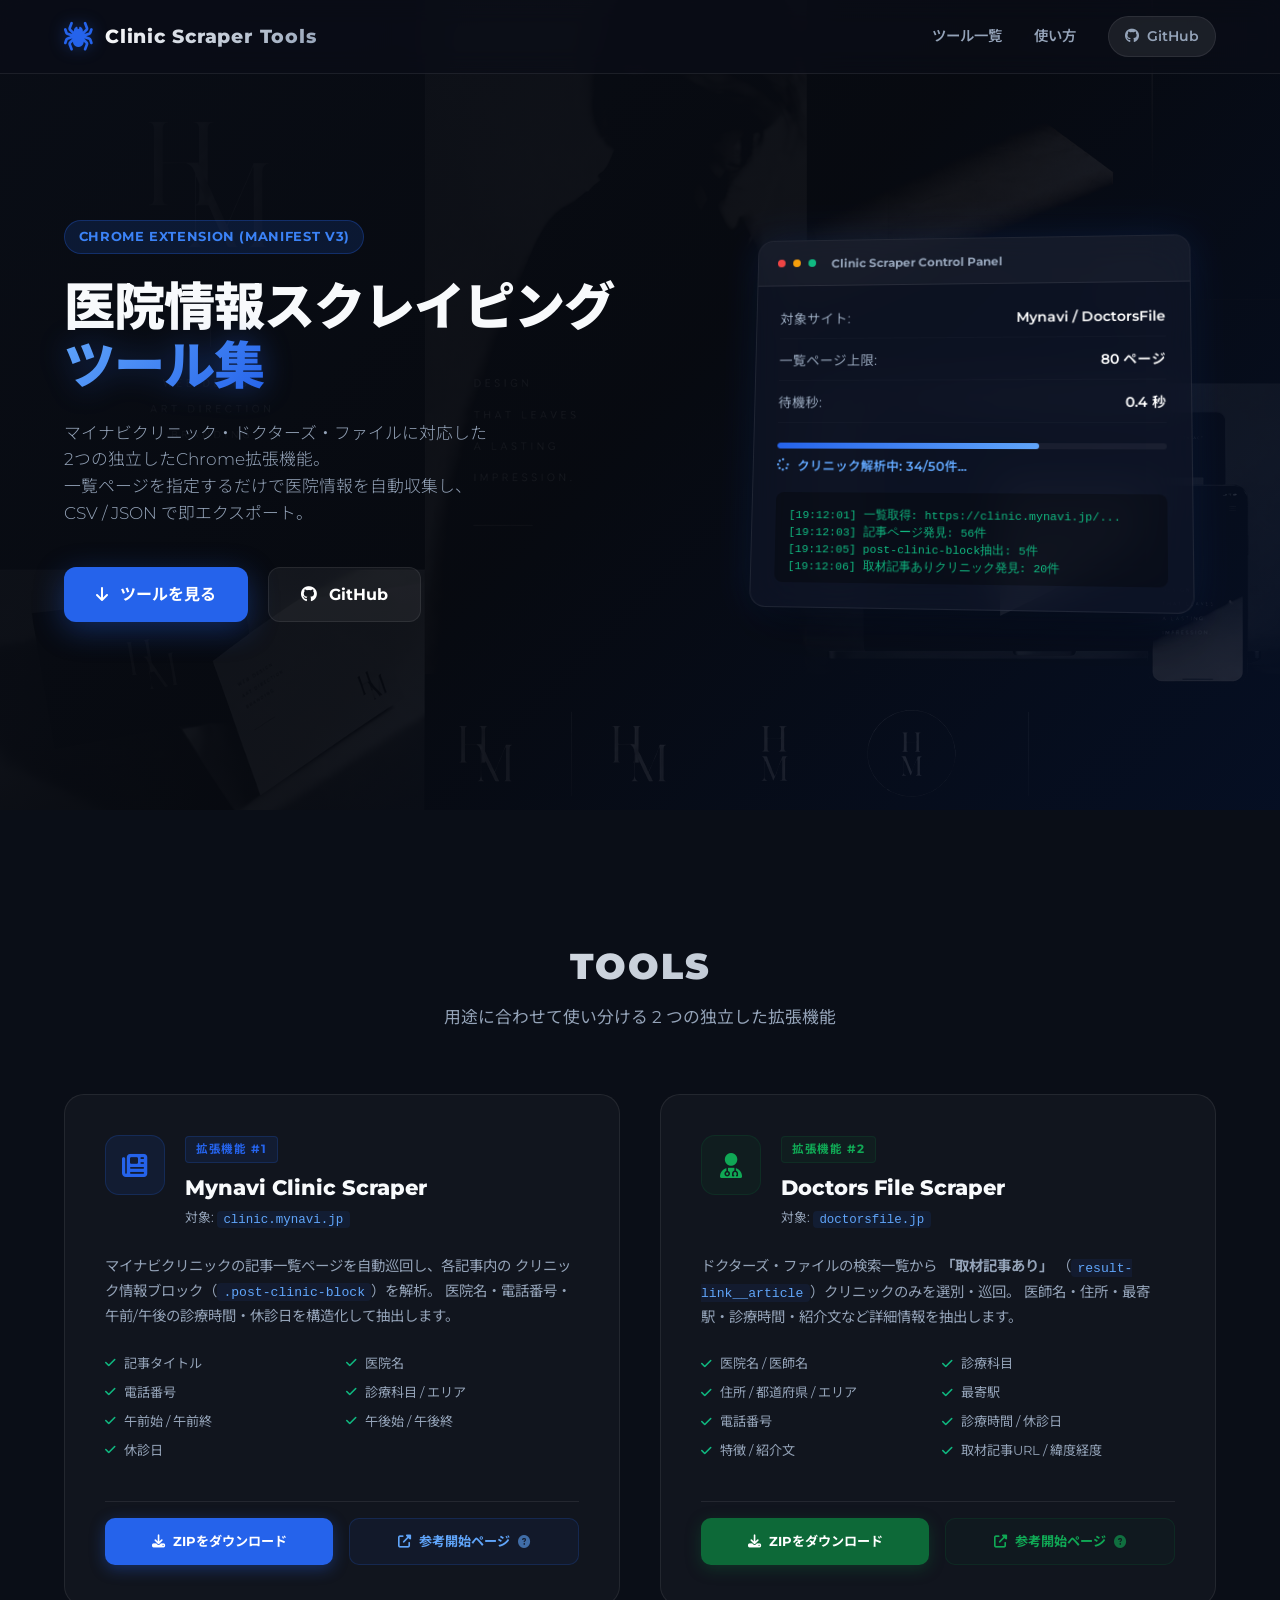
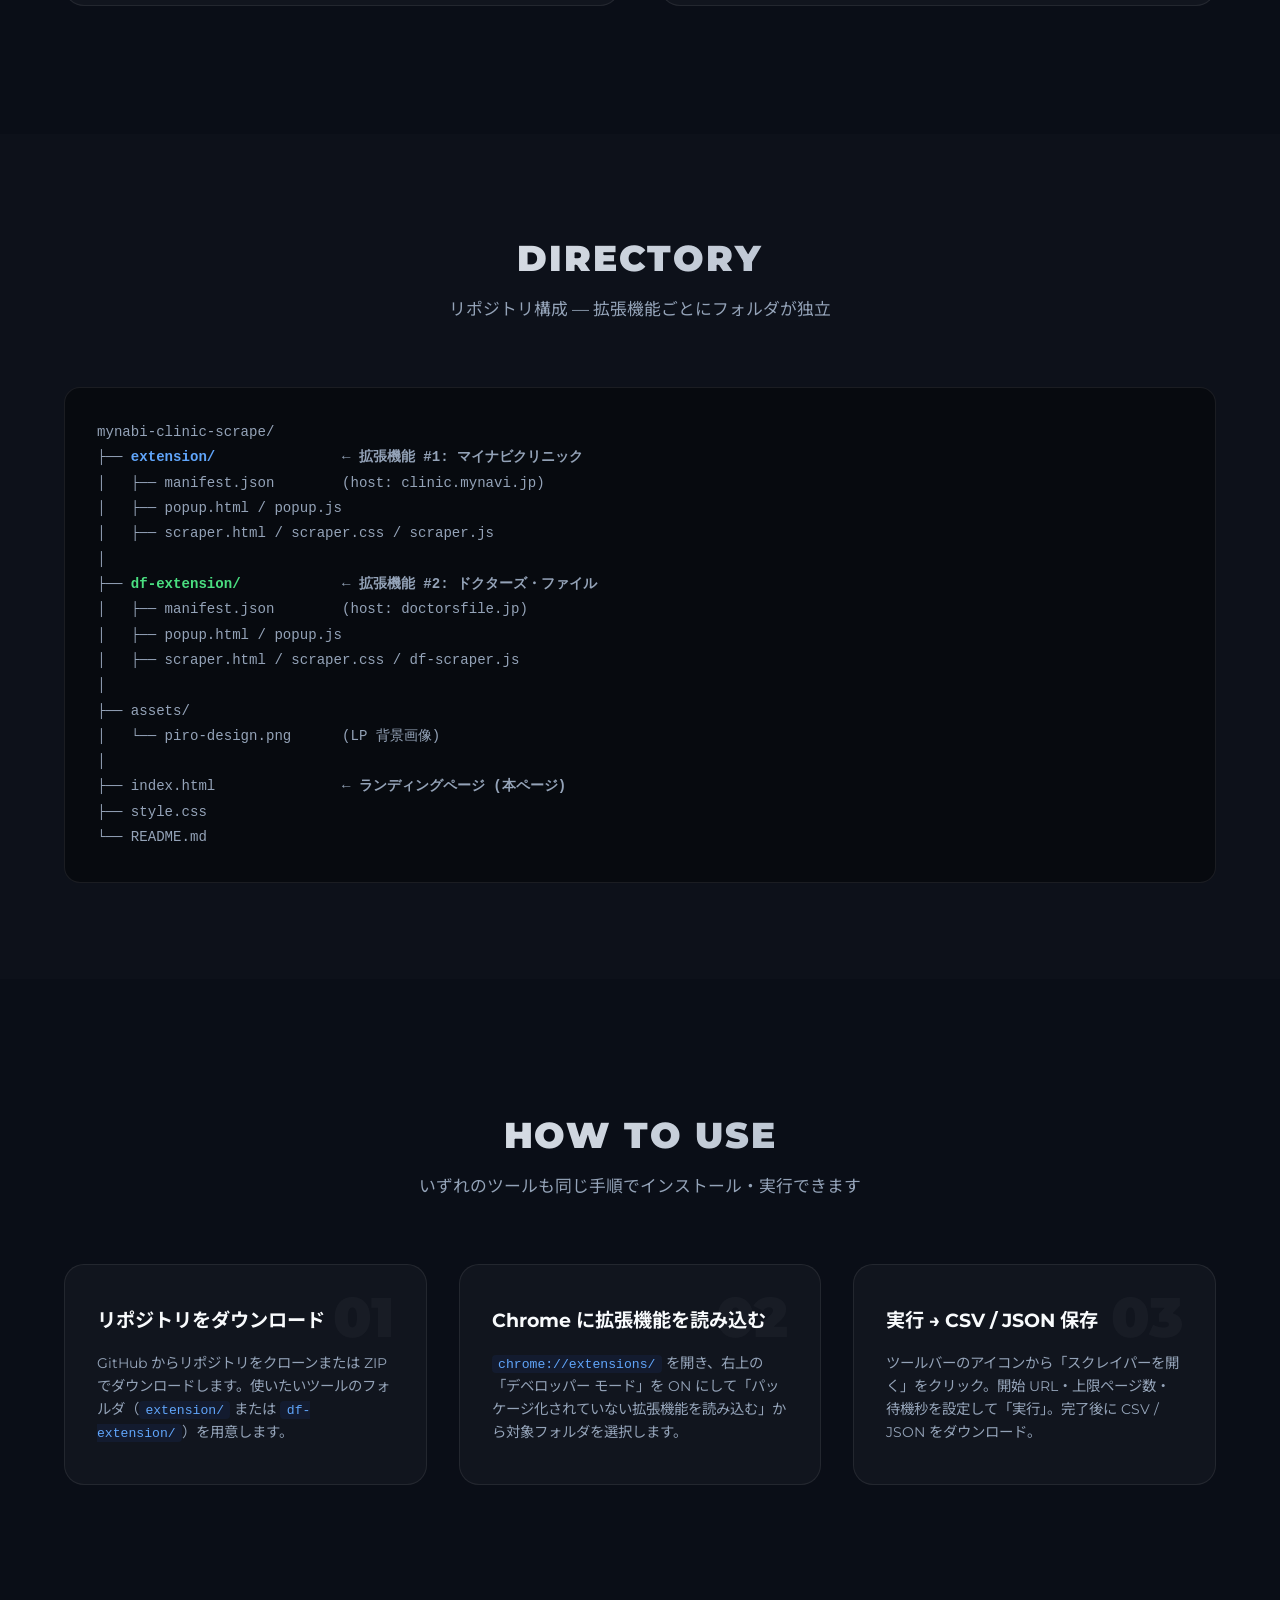
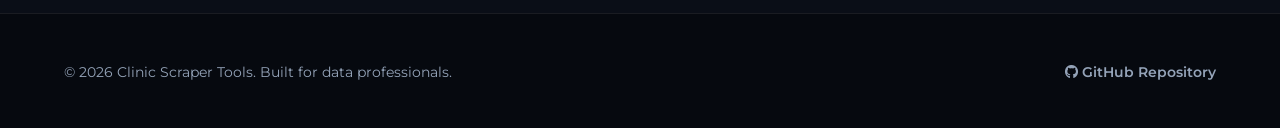
<file: index.html>
<!DOCTYPE html>
<html lang="ja">
<head>
    <meta charset="UTF-8">
    <meta name="viewport" content="width=device-width, initial-scale=1.0">
    <title>Clinic Scraper Tools - マイナビ & ドクターズ・ファイル 対応</title>
    <meta name="description" content="マイナビクリニック・ドクターズ・ファイル対応の医院情報スクレイピング Chrome 拡張機能ツール集。">
    <link rel="preconnect" href="https://fonts.googleapis.com">
    <link rel="preconnect" href="https://fonts.gstatic.com" crossorigin>
    <link href="https://fonts.googleapis.com/css2?family=Montserrat:wght@400;600;800&family=Noto+Sans+JP:wght@300;400;700;900&display=swap" rel="stylesheet">
    <link rel="stylesheet" href="https://cdnjs.cloudflare.com/ajax/libs/font-awesome/6.4.0/css/all.min.css">
    <link rel="stylesheet" href="style.css">
</head>
<body>

    <!-- Header -->
    <header>
        <div class="container header-container">
            <div class="logo">
                <i class="fa-solid fa-spider logo-icon"></i>
                <span class="logo-text">Clinic Scraper Tools</span>
            </div>
            <nav>
                <a href="#tools">ツール一覧</a>
                <a href="#how-to-use">使い方</a>
                <a href="https://github.com/h1maekawa/mynabi-clinic-scrape" target="_blank" class="nav-git-btn">
                    <i class="fa-brands fa-github"></i> GitHub
                </a>
            </nav>
        </div>
    </header>

    <!-- Hero -->
    <section class="hero">
        <div class="hero-bg"></div>
        <div class="hero-overlay"></div>
        <div class="container hero-container">
            <div class="hero-content">
                <span class="badge">Chrome Extension (Manifest V3)</span>
                <h1>医院情報スクレイピング<br><span class="highlight">ツール集</span></h1>
                <p class="hero-lead">
                    マイナビクリニック・ドクターズ・ファイルに対応した<br>
                    2つの独立したChrome拡張機能。<br>
                    一覧ページを指定するだけで医院情報を自動収集し、<br>
                    CSV / JSON で即エクスポート。
                </p>
                <div class="hero-actions">
                    <a href="#tools" class="btn btn-primary"><i class="fa-solid fa-arrow-down"></i> ツールを見る</a>
                    <a href="https://github.com/h1maekawa/mynabi-clinic-scrape" target="_blank" class="btn btn-secondary">
                        <i class="fa-brands fa-github"></i> GitHub
                    </a>
                </div>
            </div>
            <div class="hero-visual">
                <div class="preview-card">
                    <div class="preview-header">
                        <span class="dot red"></span><span class="dot yellow"></span><span class="dot green"></span>
                        <span class="preview-title">Clinic Scraper Control Panel</span>
                    </div>
                    <div class="preview-body">
                        <div class="preview-line"><span>対象サイト:</span><span class="val">Mynavi / DoctorsFile</span></div>
                        <div class="preview-line"><span>一覧ページ上限:</span><span class="val">80 ページ</span></div>
                        <div class="preview-line"><span>待機秒:</span><span class="val">0.4 秒</span></div>
                        <div class="preview-progress"><div class="progress-bar-fill" style="width:68%"></div></div>
                        <div class="preview-status"><i class="fa-solid fa-spinner fa-spin"></i> クリニック解析中: 34/50件...</div>
                        <div class="preview-logs">
                            <div>[19:12:01] 一覧取得: https://clinic.mynavi.jp/...</div>
                            <div>[19:12:03] 記事ページ発見: 56件</div>
                            <div>[19:12:05] post-clinic-block抽出: 5件</div>
                            <div>[19:12:06] 取材記事ありクリニック発見: 20件</div>
                        </div>
                    </div>
                </div>
            </div>
        </div>
    </section>

    <!-- Tools Section -->
    <section id="tools" class="tools-section">
        <div class="container">
            <div class="section-header">
                <h2>TOOLS</h2>
                <p class="subtitle">用途に合わせて使い分ける 2 つの独立した拡張機能</p>
            </div>

            <div class="tools-grid">

                <!-- Tool 1: Mynavi -->
                <div class="tool-card tool-mynavi">
                    <div class="tool-card-header">
                        <div class="tool-icon"><i class="fa-solid fa-newspaper"></i></div>
                        <div>
                            <div class="tool-badge">拡張機能 #1</div>
                            <h3>Mynavi Clinic Scraper</h3>
                            <p class="tool-target">対象: <code>clinic.mynavi.jp</code></p>
                        </div>
                    </div>
                    <p class="tool-desc">
                        マイナビクリニックの記事一覧ページを自動巡回し、各記事内の
                        クリニック情報ブロック（<code>.post-clinic-block</code>）を解析。
                        医院名・電話番号・午前/午後の診療時間・休診日を構造化して抽出します。
                    </p>
                    <div class="tool-columns">
                        <div class="col-item"><i class="fa-solid fa-check"></i> 記事タイトル</div>
                        <div class="col-item"><i class="fa-solid fa-check"></i> 医院名</div>
                        <div class="col-item"><i class="fa-solid fa-check"></i> 電話番号</div>
                        <div class="col-item"><i class="fa-solid fa-check"></i> 診療科目 / エリア</div>
                        <div class="col-item"><i class="fa-solid fa-check"></i> 午前始 / 午前終</div>
                        <div class="col-item"><i class="fa-solid fa-check"></i> 午後始 / 午後終</div>
                        <div class="col-item"><i class="fa-solid fa-check"></i> 休診日</div>
                    </div>
                    <div class="tool-actions-wrap">
                        <a href="mynabi-clinic-scraper.zip" download class="btn-tool-action btn-dl">
                            <i class="fa-solid fa-download"></i> ZIPをダウンロード
                        </a>
                        <a href="https://clinic.mynavi.jp/search/" target="_blank" class="btn-tool-action btn-ref">
                            <i class="fa-solid fa-up-right-from-square"></i> 参考開始ページ <i class="fa-solid fa-question-circle" title="スクレイパーを実行する際、あらかじめブラウザでこのURLの検索画面等を開いておきます。"></i>
                        </a>
                    </div>
                </div>

                <!-- Tool 2: Doctors File -->
                <div class="tool-card tool-df">
                    <div class="tool-card-header">
                        <div class="tool-icon tool-icon-green"><i class="fa-solid fa-user-doctor"></i></div>
                        <div>
                            <div class="tool-badge tool-badge-green">拡張機能 #2</div>
                            <h3>Doctors File Scraper</h3>
                            <p class="tool-target">対象: <code>doctorsfile.jp</code></p>
                        </div>
                    </div>
                    <p class="tool-desc">
                        ドクターズ・ファイルの検索一覧から <strong>「取材記事あり」</strong>
                        （<code>result-link__article</code>）クリニックのみを選別・巡回。
                        医師名・住所・最寄駅・診療時間・紹介文など詳細情報を抽出します。
                    </p>
                    <div class="tool-columns">
                        <div class="col-item"><i class="fa-solid fa-check"></i> 医院名 / 医師名</div>
                        <div class="col-item"><i class="fa-solid fa-check"></i> 診療科目</div>
                        <div class="col-item"><i class="fa-solid fa-check"></i> 住所 / 都道府県 / エリア</div>
                        <div class="col-item"><i class="fa-solid fa-check"></i> 最寄駅</div>
                        <div class="col-item"><i class="fa-solid fa-check"></i> 電話番号</div>
                        <div class="col-item"><i class="fa-solid fa-check"></i> 診療時間 / 休診日</div>
                        <div class="col-item"><i class="fa-solid fa-check"></i> 特徴 / 紹介文</div>
                        <div class="col-item"><i class="fa-solid fa-check"></i> 取材記事URL / 緯度経度</div>
                    </div>
                    <div class="tool-actions-wrap">
                        <a href="doctorsfile-scraper.zip" download class="btn-tool-action btn-green">
                            <i class="fa-solid fa-download"></i> ZIPをダウンロード
                        </a>
                        <a href="https://doctorsfile.jp/search/" target="_blank" class="btn-tool-action btn-green-outline">
                            <i class="fa-solid fa-up-right-from-square"></i> 参考開始ページ <i class="fa-solid fa-question-circle" title="スクレイパーを実行する際、あらかじめブラウザでこのURLの検索結果画面を開いておきます。"></i>
                        </a>
                    </div>
                </div>

            </div>
        </div>
    </section>

    <!-- Directory Structure -->
    <section class="directory-section">
        <div class="container">
            <div class="section-header">
                <h2>DIRECTORY</h2>
                <p class="subtitle">リポジトリ構成 — 拡張機能ごとにフォルダが独立</p>
            </div>
            <div class="dir-tree">
<pre>
mynabi-clinic-scrape/
├── <span class="dir-highlight">extension/</span>               ← <strong>拡張機能 #1: マイナビクリニック</strong>
│   ├── manifest.json        (host: clinic.mynavi.jp)
│   ├── popup.html / popup.js
│   ├── scraper.html / scraper.css / scraper.js
│
├── <span class="dir-highlight dir-green">df-extension/</span>            ← <strong>拡張機能 #2: ドクターズ・ファイル</strong>
│   ├── manifest.json        (host: doctorsfile.jp)
│   ├── popup.html / popup.js
│   ├── scraper.html / scraper.css / df-scraper.js
│
├── assets/
│   └── piro-design.png      (LP 背景画像)
│
├── index.html               ← <strong>ランディングページ (本ページ)</strong>
├── style.css
└── README.md
</pre>
            </div>
        </div>
    </section>

    <!-- How To Use -->
    <section id="how-to-use" class="how-to-use">
        <div class="container">
            <div class="section-header">
                <h2>HOW TO USE</h2>
                <p class="subtitle">いずれのツールも同じ手順でインストール・実行できます</p>
            </div>
            <div class="steps">
                <div class="step-card">
                    <div class="step-num">01</div>
                    <h3>リポジトリをダウンロード</h3>
                    <p>GitHub からリポジトリをクローンまたは ZIP でダウンロードします。使いたいツールのフォルダ（<code>extension/</code> または <code>df-extension/</code>）を用意します。</p>
                </div>
                <div class="step-card">
                    <div class="step-num">02</div>
                    <h3>Chrome に拡張機能を読み込む</h3>
                    <p><code>chrome://extensions/</code> を開き、右上の「デベロッパー モード」を ON にして「パッケージ化されていない拡張機能を読み込む」から対象フォルダを選択します。</p>
                </div>
                <div class="step-card">
                    <div class="step-num">03</div>
                    <h3>実行 → CSV / JSON 保存</h3>
                    <p>ツールバーのアイコンから「スクレイパーを開く」をクリック。開始 URL・上限ページ数・待機秒を設定して「実行」。完了後に CSV / JSON をダウンロード。</p>
                </div>
            </div>
        </div>
    </section>

    <!-- Footer -->
    <footer>
        <div class="container footer-container">
            <p>&copy; 2026 Clinic Scraper Tools. Built for data professionals.</p>
            <div class="footer-links">
                <a href="https://github.com/h1maekawa/mynabi-clinic-scrape" target="_blank">
                    <i class="fa-brands fa-github"></i> GitHub Repository
                </a>
            </div>
        </div>
    </footer>

</body>
</html>
</file>
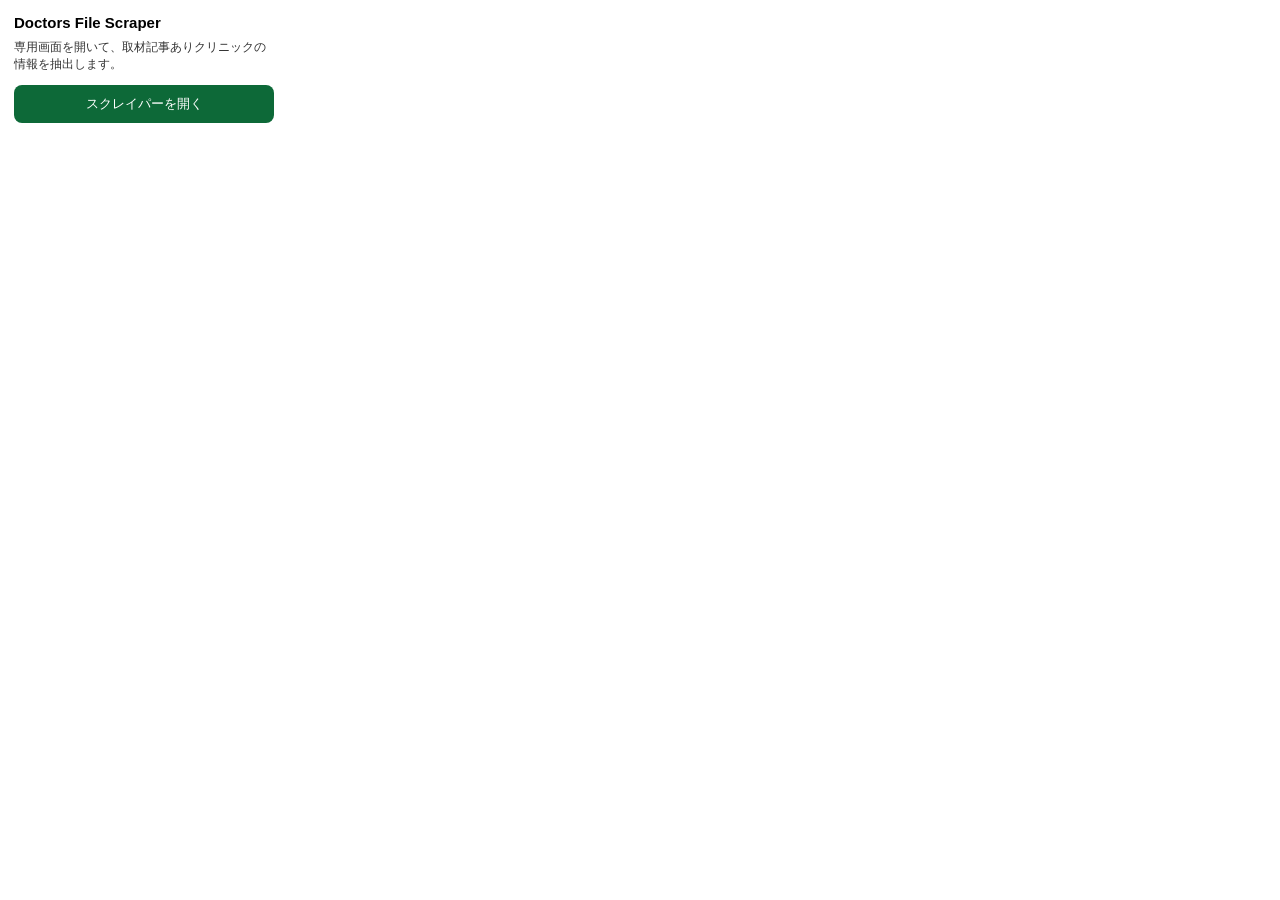
<file: df-extension/popup.html>
<!doctype html>
<html lang="ja">
<head>
    <meta charset="UTF-8" />
    <meta name="viewport" content="width=device-width, initial-scale=1.0" />
    <title>DF Scraper</title>
    <style>
        body {
            font-family: "Hiragino Kaku Gothic ProN", "Yu Gothic", sans-serif;
            margin: 14px;
            width: 260px;
        }
        h1 { font-size: 15px; margin: 0 0 8px; }
        p { margin: 0 0 12px; font-size: 12px; line-height: 1.4; color: #333; }
        button {
            width: 100%;
            border: 0;
            border-radius: 8px;
            padding: 10px 12px;
            font-size: 13px;
            cursor: pointer;
            background: #0d6938;
            color: #fff;
        }
        button:hover { background: #0a5230; }
    </style>
</head>
<body>
    <h1>Doctors File Scraper</h1>
    <p>専用画面を開いて、取材記事ありクリニックの情報を抽出します。</p>
    <button id="open">スクレイパーを開く</button>
    <script src="popup.js"></script>
</body>
</html>
</file>
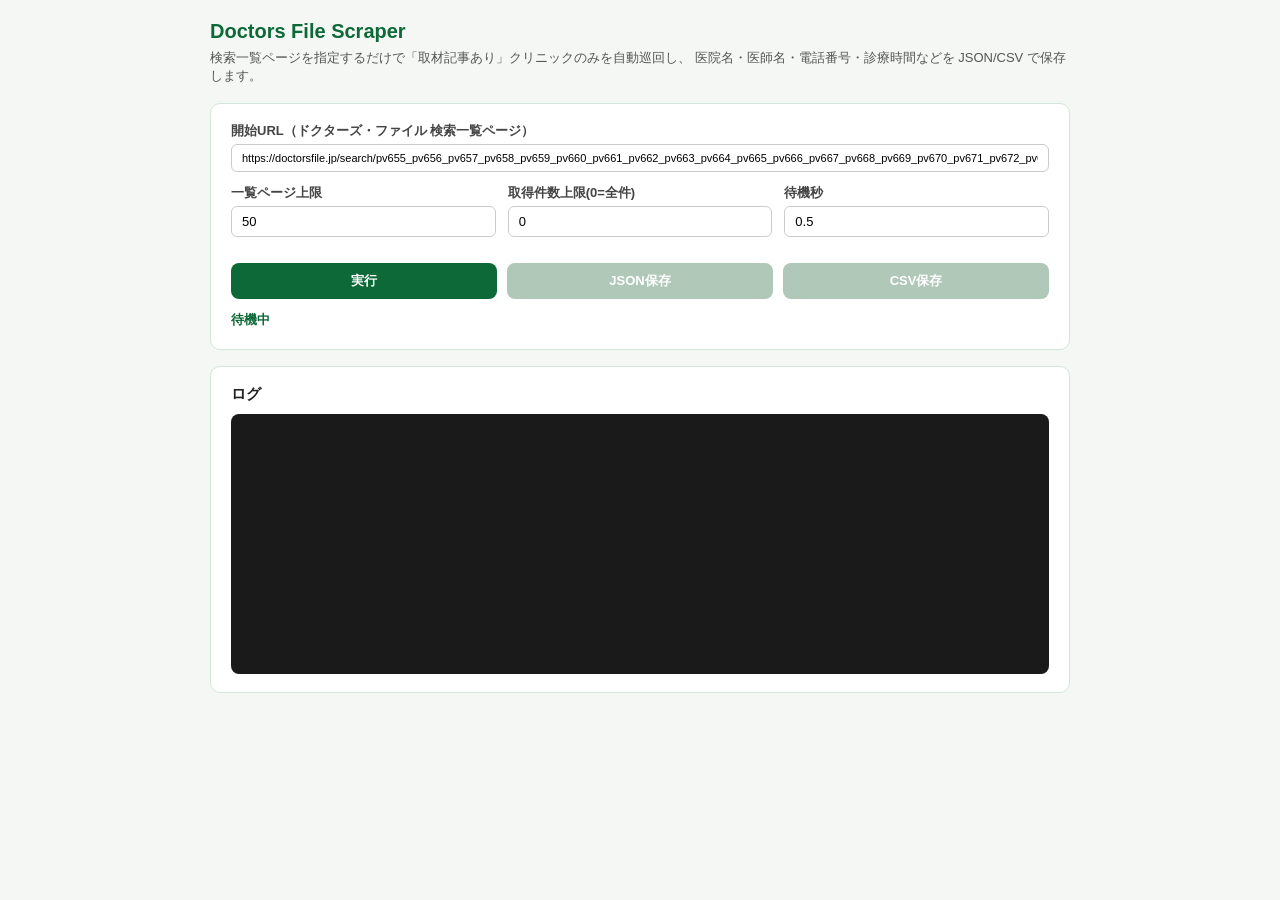
<file: df-extension/scraper.html>
<!doctype html>
<html lang="ja">
<head>
    <meta charset="UTF-8" />
    <meta name="viewport" content="width=device-width, initial-scale=1.0" />
    <title>Doctors File Scraper</title>
    <link rel="stylesheet" href="scraper.css" />
</head>
<body>
    <main>
        <h1>Doctors File Scraper</h1>
        <p class="lead">
            検索一覧ページを指定するだけで「取材記事あり」クリニックのみを自動巡回し、
            医院名・医師名・電話番号・診療時間などを JSON/CSV で保存します。
        </p>

        <section class="panel">
            <label>
                開始URL（ドクターズ・ファイル 検索一覧ページ）
                <input id="startUrl" type="url"
                    value="https://doctorsfile.jp/search/[base64]/" />
            </label>

            <div class="row">
                <label>
                    一覧ページ上限
                    <input id="maxPages" type="number" min="1" value="50" />
                </label>
                <label>
                    取得件数上限(0=全件)
                    <input id="maxClinics" type="number" min="0" value="0" />
                </label>
                <label>
                    待機秒
                    <input id="delay" type="number" min="0" step="0.1" value="0.5" />
                </label>
            </div>

            <div class="buttons">
                <button id="startBtn">実行</button>
                <button id="jsonBtn" disabled>JSON保存</button>
                <button id="csvBtn" disabled>CSV保存</button>
            </div>

            <div id="status" class="status">待機中</div>
        </section>

        <section class="panel">
            <h2>ログ</h2>
            <pre id="log"></pre>
        </section>
    </main>
    <script src="df-scraper.js"></script>
</body>
</html>
</file>
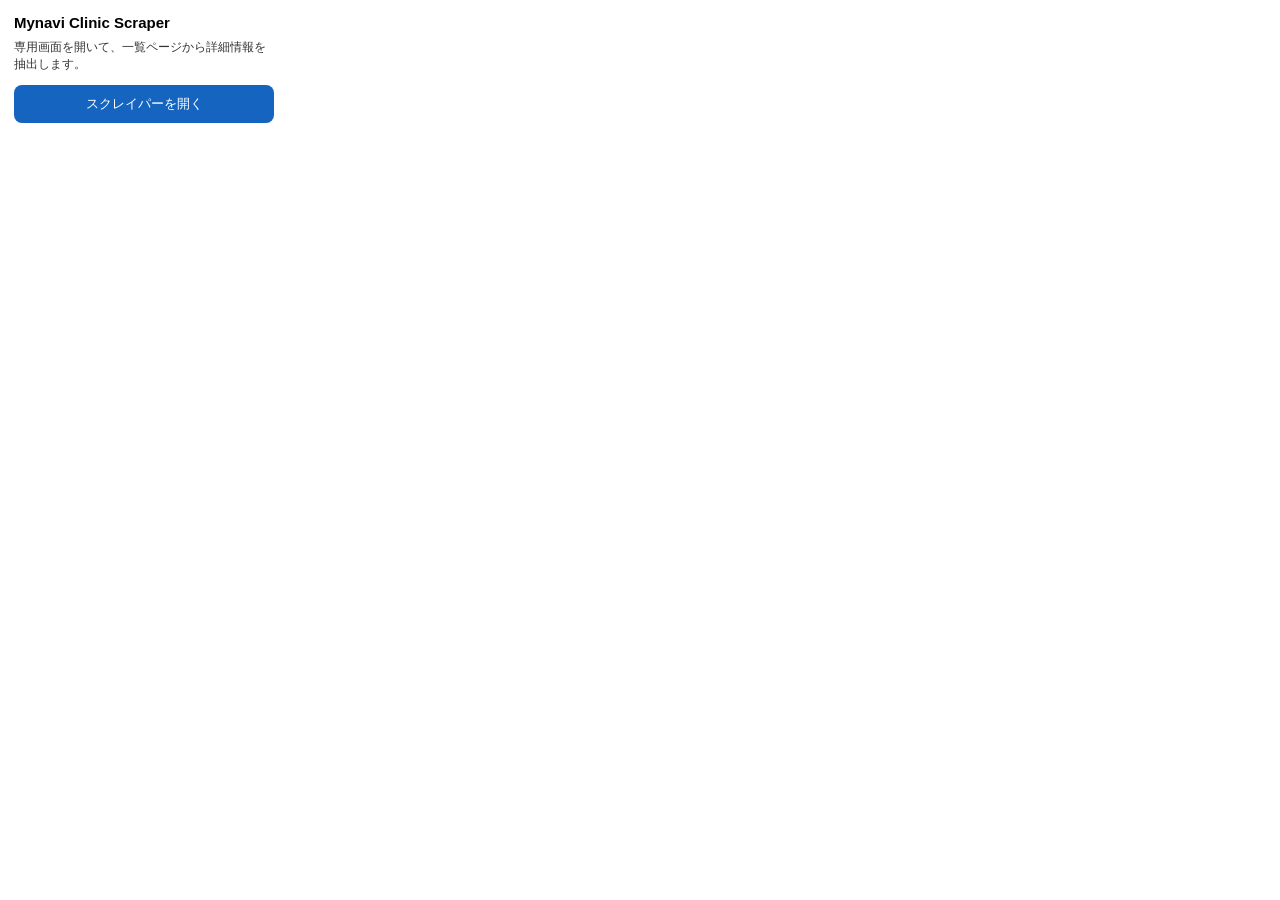
<file: extension/popup.html>
<!doctype html>
<html lang="ja">

<head>
    <meta charset="UTF-8" />
    <meta name="viewport" content="width=device-width, initial-scale=1.0" />
    <title>Mynavi Scraper</title>
    <style>
        body {
            font-family: "Hiragino Kaku Gothic ProN", "Yu Gothic", sans-serif;
            margin: 14px;
            width: 260px;
        }

        h1 {
            font-size: 15px;
            margin: 0 0 8px;
        }

        p {
            margin: 0 0 12px;
            font-size: 12px;
            line-height: 1.4;
            color: #333;
        }

        button {
            width: 100%;
            border: 0;
            border-radius: 8px;
            padding: 10px 12px;
            font-size: 13px;
            cursor: pointer;
            background: #1565c0;
            color: #fff;
        }

        button:hover {
            background: #0f4f99;
        }
    </style>
</head>

<body>
    <h1>Mynavi Clinic Scraper</h1>
    <p>専用画面を開いて、一覧ページから詳細情報を抽出します。</p>
    <button id="open">スクレイパーを開く</button>
    <script src="popup.js"></script>
</body>

</html>
</file>
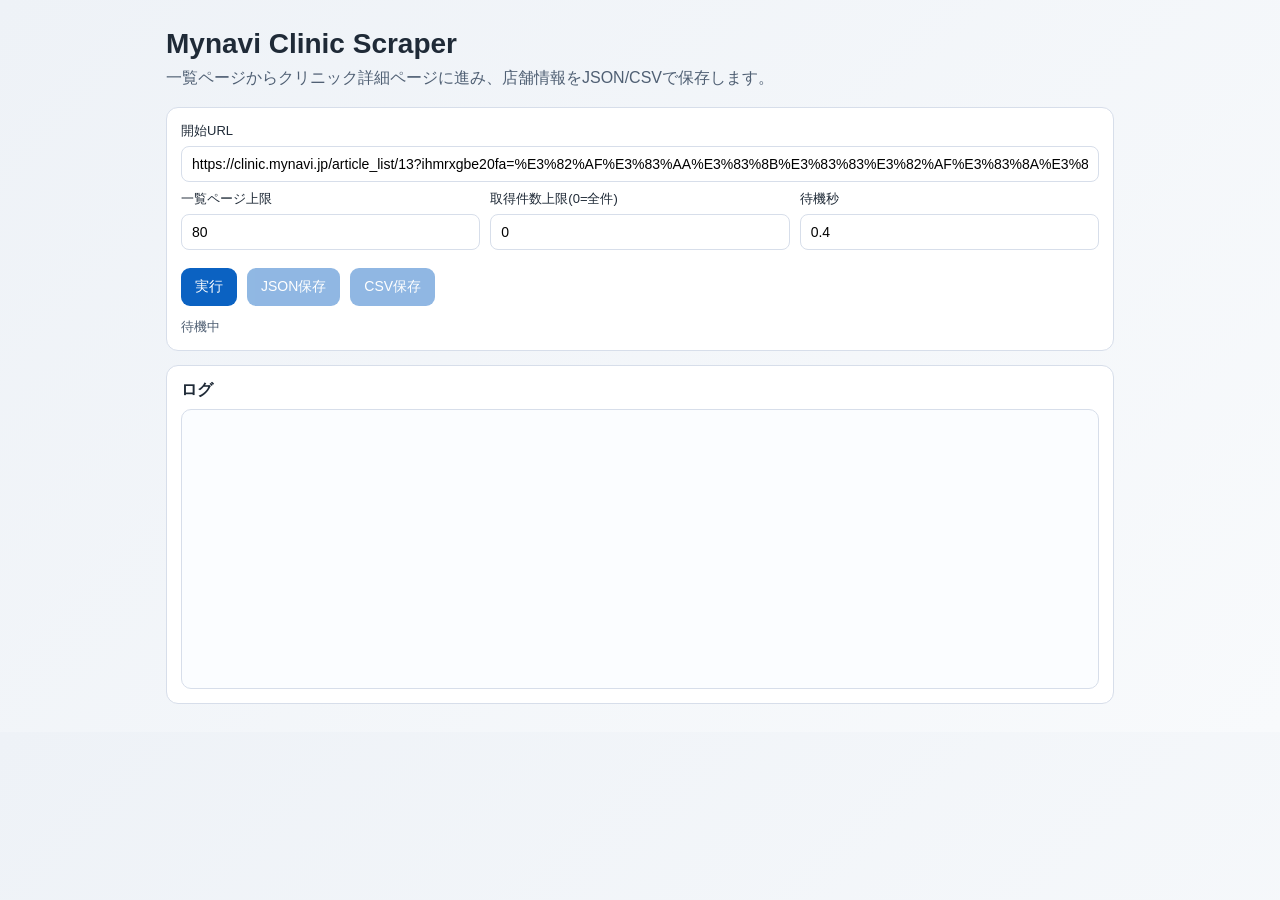
<file: extension/scraper.html>
<!doctype html>
<html lang="ja">

<head>
    <meta charset="UTF-8" />
    <meta name="viewport" content="width=device-width, initial-scale=1.0" />
    <title>Mynavi Clinic Scraper</title>
    <link rel="stylesheet" href="scraper.css" />
</head>

<body>
    <main>
        <h1>Mynavi Clinic Scraper</h1>
        <p class="lead">一覧ページからクリニック詳細ページに進み、店舗情報をJSON/CSVで保存します。</p>

        <section class="panel">
            <label>
                開始URL
                <input id="startUrl" type="url"
                    value="https://clinic.mynavi.jp/article_list/13?ihmrxgbe20fa=%E3%82%AF%E3%83%AA%E3%83%8B%E3%83%83%E3%82%AF%E3%83%8A%E3%83%93" />
            </label>

            <div class="row">
                <label>
                    一覧ページ上限
                    <input id="maxPages" type="number" min="1" value="80" />
                </label>
                <label>
                    取得件数上限(0=全件)
                    <input id="maxClinics" type="number" min="0" value="0" />
                </label>
                <label>
                    待機秒
                    <input id="delay" type="number" min="0" step="0.1" value="0.4" />
                </label>
            </div>

            <div class="buttons">
                <button id="startBtn">実行</button>
                <button id="jsonBtn" disabled>JSON保存</button>
                <button id="csvBtn" disabled>CSV保存</button>
            </div>

            <div id="status" class="status">待機中</div>
        </section>

        <section class="panel">
            <h2>ログ</h2>
            <pre id="log"></pre>
        </section>
    </main>
    <script src="scraper.js"></script>
</body>

</html>
</file>
<file: style.css>
/* ─── Reset & Variables ─────────────────────────────────────── */
:root {
    --bg-dark: #0a0e17;
    --bg-panel: rgba(255,255,255,0.03);
    --bg-panel-hover: rgba(255,255,255,0.06);
    --border: rgba(255,255,255,0.08);
    --primary: #2563eb;
    --primary-glow: rgba(37,99,235,0.35);
    --green: #0d6938;
    --green-light: #10a855;
    --green-glow: rgba(13,105,56,0.35);
    --text-main: #f8fafc;
    --text-muted: #94a3b8;
    --font: 'Montserrat','Noto Sans JP',-apple-system,BlinkMacSystemFont,"Segoe UI",Roboto,sans-serif;
    --transition: all 0.3s cubic-bezier(0.4,0,0.2,1);
}
*,*::before,*::after { box-sizing: border-box; margin: 0; padding: 0; }
body { background: var(--bg-dark); color: var(--text-main); font-family: var(--font); line-height: 1.6; overflow-x: hidden; -webkit-font-smoothing: antialiased; }
.container { width: 90%; max-width: 1200px; margin: 0 auto; }

/* ─── Header ────────────────────────────────────────────────── */
header {
    position: fixed; top: 0; left: 0; width: 100%; z-index: 100;
    background: rgba(10,14,23,0.7); backdrop-filter: blur(12px);
    border-bottom: 1px solid var(--border); padding: 1rem 0;
}
.header-container { display: flex; justify-content: space-between; align-items: center; }
.logo { display: flex; align-items: center; gap: 0.75rem; }
.logo-icon { font-size: 1.8rem; color: var(--primary); filter: drop-shadow(0 0 8px var(--primary-glow)); }
.logo-text { font-size: 1.2rem; font-weight: 800; letter-spacing: 0.04em; background: linear-gradient(135deg,#fff,#94a3b8); -webkit-background-clip: text; -webkit-text-fill-color: transparent; }
nav { display: flex; align-items: center; gap: 2rem; }
nav a { color: var(--text-muted); text-decoration: none; font-weight: 600; font-size: 0.9rem; transition: var(--transition); }
nav a:hover { color: #fff; }
.nav-git-btn { background: rgba(255,255,255,0.08); border: 1px solid var(--border); padding: 0.5rem 1rem; border-radius: 9999px; display: flex; align-items: center; gap: 0.5rem; }
.nav-git-btn:hover { background: #fff; color: #0f172a !important; -webkit-text-fill-color: #0f172a; }

/* ─── Hero ──────────────────────────────────────────────────── */
.hero { position: relative; padding: 9rem 0 7rem; min-height: 90vh; display: flex; align-items: center; overflow: hidden; }
.hero-bg { position: absolute; inset: 0; background-image: url('assets/piro-design.png'); background-size: cover; background-position: center; filter: brightness(0.25) contrast(1.1); z-index: 1; }
.hero-overlay { position: absolute; inset: 0; background: linear-gradient(135deg,rgba(10,14,23,0.95) 0%,rgba(10,14,23,0.7) 50%,rgba(37,99,235,0.15) 100%); z-index: 2; }
.hero-container { position: relative; z-index: 3; display: grid; grid-template-columns: 1.2fr 1fr; gap: 4rem; align-items: center; }
.hero-content { display: flex; flex-direction: column; align-items: flex-start; }
.badge { background: rgba(37,99,235,0.15); border: 1px solid rgba(37,99,235,0.3); color: #3b82f6; padding: 0.35rem 0.85rem; border-radius: 9999px; font-size: 0.8rem; font-weight: 700; letter-spacing: 0.05em; margin-bottom: 1.5rem; text-transform: uppercase; }
.hero-content h1 { font-size: 3.2rem; line-height: 1.15; font-weight: 900; margin-bottom: 1.5rem; letter-spacing: -0.02em; }
.highlight { background: linear-gradient(135deg,#60a5fa 0%,#2563eb 100%); -webkit-background-clip: text; -webkit-text-fill-color: transparent; filter: drop-shadow(0 0 15px rgba(37,99,235,0.4)); }
.hero-lead { font-size: 1.05rem; color: var(--text-muted); margin-bottom: 2.5rem; font-weight: 300; }
.hero-actions { display: flex; gap: 1.25rem; }
.btn { display: inline-flex; align-items: center; gap: 0.75rem; padding: 0.85rem 2rem; font-size: 1rem; font-weight: 700; border-radius: 12px; text-decoration: none; transition: var(--transition); }
.btn-primary { background: var(--primary); color: #fff; box-shadow: 0 8px 30px var(--primary-glow); }
.btn-primary:hover { background: #1d4ed8; transform: translateY(-2px); }
.btn-secondary { background: rgba(255,255,255,0.05); color: #fff; border: 1px solid var(--border); }
.btn-secondary:hover { background: rgba(255,255,255,0.1); transform: translateY(-2px); }

/* Hero Card */
.hero-visual { display: flex; justify-content: center; perspective: 1000px; }
.preview-card { background: rgba(15,23,42,0.6); border: 1px solid var(--border); border-radius: 16px; width: 100%; max-width: 440px; overflow: hidden; backdrop-filter: blur(20px); box-shadow: 0 25px 50px -12px rgba(0,0,0,0.5),0 0 40px rgba(37,99,235,0.15); transform: rotateY(-5deg) rotateX(5deg); transition: var(--transition); }
.preview-card:hover { transform: rotateY(0) rotateX(0) translateY(-8px); box-shadow: 0 35px 60px -10px rgba(0,0,0,0.6),0 0 50px rgba(37,99,235,0.25); }
.preview-header { background: rgba(255,255,255,0.03); padding: 0.85rem 1.25rem; display: flex; align-items: center; gap: 0.5rem; border-bottom: 1px solid var(--border); }
.dot { width: 8px; height: 8px; border-radius: 50%; }
.dot.red { background: #ef4444; } .dot.yellow { background: #f59e0b; } .dot.green { background: #10b981; }
.preview-title { margin-left: 0.5rem; font-size: 0.75rem; color: var(--text-muted); font-weight: 700; }
.preview-body { padding: 1.5rem; font-size: 0.85rem; }
.preview-line { display: flex; justify-content: space-between; margin-bottom: 0.75rem; border-bottom: 1px solid rgba(255,255,255,0.02); padding-bottom: 0.5rem; }
.preview-line span { color: var(--text-muted); } .preview-line .val { color: #fff; font-weight: 600; }
.preview-progress { height: 6px; background: rgba(255,255,255,0.05); border-radius: 9999px; margin: 1.25rem 0 0.5rem; overflow: hidden; }
.progress-bar-fill { height: 100%; background: linear-gradient(90deg,var(--primary) 0%,#60a5fa 100%); border-radius: 9999px; }
.preview-status { color: #60a5fa; font-weight: 600; margin-bottom: 1rem; font-size: 0.8rem; display: flex; align-items: center; gap: 0.5rem; }
.preview-logs { background: rgba(0,0,0,0.3); border-radius: 8px; padding: 0.85rem; font-family: monospace; color: #10b981; font-size: 0.72rem; line-height: 1.5; height: 90px; overflow: hidden; }

/* ─── Tools Section ─────────────────────────────────────────── */
.tools-section { padding: 8rem 0; }
.section-header { text-align: center; margin-bottom: 4rem; }
.section-header h2 { font-size: 2.25rem; font-weight: 900; letter-spacing: 0.05em; margin-bottom: 0.5rem; background: linear-gradient(135deg,#fff,#94a3b8); -webkit-background-clip: text; -webkit-text-fill-color: transparent; }
.section-header .subtitle { color: var(--text-muted); font-size: 1.05rem; }

.tools-grid { display: grid; grid-template-columns: 1fr 1fr; gap: 2.5rem; }
.tool-card { background: var(--bg-panel); border: 1px solid var(--border); border-radius: 20px; padding: 2.5rem; transition: var(--transition); display: flex; flex-direction: column; gap: 1.5rem; text-decoration: none; color: inherit; cursor: pointer; }
.tool-mynavi:hover { border-color: rgba(37,99,235,0.4); box-shadow: 0 20px 40px rgba(0,0,0,0.3),0 0 20px rgba(37,99,235,0.08); transform: translateY(-4px); }
.tool-df:hover { border-color: rgba(13,105,56,0.4); box-shadow: 0 20px 40px rgba(0,0,0,0.3),0 0 20px rgba(13,105,56,0.08); transform: translateY(-4px); }

.tool-card-header { display: flex; align-items: flex-start; gap: 1.25rem; }
.tool-icon { width: 60px; height: 60px; flex-shrink: 0; border-radius: 14px; background: rgba(37,99,235,0.1); border: 1px solid rgba(37,99,235,0.2); color: var(--primary); display: flex; align-items: center; justify-content: center; font-size: 1.6rem; }
.tool-icon-green { background: rgba(13,105,56,0.1); border-color: rgba(13,105,56,0.2); color: var(--green-light); }
.tool-badge { font-size: 0.72rem; font-weight: 700; text-transform: uppercase; letter-spacing: 0.08em; color: var(--primary); background: rgba(37,99,235,0.1); border: 1px solid rgba(37,99,235,0.2); padding: 0.2rem 0.6rem; border-radius: 4px; display: inline-block; margin-bottom: 0.5rem; }
.tool-badge-green { color: var(--green-light); background: rgba(13,105,56,0.1); border-color: rgba(13,105,56,0.2); }
.tool-card h3 { font-size: 1.3rem; font-weight: 800; margin-bottom: 0.25rem; }
.tool-target { font-size: 0.8rem; color: var(--text-muted); }
.tool-target code { color: #60a5fa; background: rgba(37,99,235,0.1); padding: 0.1rem 0.4rem; border-radius: 4px; font-size: 0.78rem; }
.tool-desc { color: var(--text-muted); font-size: 0.9rem; line-height: 1.7; }
.tool-desc code { color: #60a5fa; background: rgba(37,99,235,0.08); padding: 0.1rem 0.4rem; border-radius: 4px; font-size: 0.82rem; }
.tool-columns { display: grid; grid-template-columns: 1fr 1fr; gap: 0.5rem; }
.col-item { display: flex; align-items: center; gap: 0.5rem; font-size: 0.82rem; color: var(--text-muted); }
.col-item i { color: #10b981; font-size: 0.75rem; }
.tool-dir { background: rgba(0,0,0,0.3); border-radius: 10px; padding: 0.85rem 1rem; font-size: 0.82rem; color: var(--text-muted); display: flex; align-items: center; gap: 0.75rem; border: 1px solid var(--border); }
.tool-dir i { color: #f59e0b; }
.tool-dir code { color: #fbbf24; font-family: monospace; }

/* ─── Directory Section ─────────────────────────────────────── */
.directory-section { padding: 6rem 0; background: rgba(255,255,255,0.01); }
.dir-tree { background: rgba(0,0,0,0.4); border: 1px solid var(--border); border-radius: 16px; padding: 2rem; overflow-x: auto; }
.dir-tree pre { font-family: "Menlo","Consolas",monospace; font-size: 0.88rem; line-height: 1.8; color: #94a3b8; white-space: pre; }
.dir-highlight { color: #60a5fa; font-weight: 700; }
.dir-green { color: #4ade80; }

/* ─── How To Use ────────────────────────────────────────────── */
.how-to-use { padding: 8rem 0; }
.steps { display: grid; grid-template-columns: repeat(3,1fr); gap: 2rem; }
.step-card { position: relative; background: var(--bg-panel); border: 1px solid var(--border); border-radius: 20px; padding: 2.5rem 2rem; transition: var(--transition); }
.step-card:hover { border-color: rgba(245,158,11,0.3); transform: translateY(-4px); }
.step-num { position: absolute; top: 1.5rem; right: 2rem; font-size: 3.5rem; font-weight: 900; color: rgba(255,255,255,0.03); line-height: 1; }
.step-card:hover .step-num { color: rgba(245,158,11,0.1); }
.step-card h3 { font-size: 1.2rem; font-weight: 700; margin-bottom: 1rem; }
.step-card p { color: var(--text-muted); font-size: 0.9rem; line-height: 1.6; }
.step-card code { color: #60a5fa; background: rgba(37,99,235,0.08); padding: 0.1rem 0.4rem; border-radius: 4px; font-size: 0.82rem; }

/* ─── Footer ────────────────────────────────────────────────── */
footer { border-top: 1px solid var(--border); padding: 3rem 0; background: #06090f; font-size: 0.85rem; color: var(--text-muted); }
.footer-container { display: flex; justify-content: space-between; align-items: center; }
.footer-links a { color: var(--text-muted); text-decoration: none; font-weight: 600; transition: var(--transition); }
.footer-links a:hover { color: #fff; }

/* ─── Responsive ────────────────────────────────────────────── */
@media (max-width: 1024px) {
    .tools-grid { grid-template-columns: 1fr; }
}
@media (max-width: 968px) {
    .hero-container { grid-template-columns: 1fr; text-align: center; gap: 3rem; }
    .hero-content { align-items: center; }
    .hero-content h1 { font-size: 2.5rem; }
    .steps { grid-template-columns: 1fr; }
    .header-container { flex-direction: column; gap: 1rem; }
    .footer-container { flex-direction: column; gap: 1rem; text-align: center; }
}

/* ─── Tool Actions Area ────────────────────────────────────── */
.tool-actions-wrap {
    display: flex;
    gap: 1rem;
    margin-top: auto;
    padding-top: 1rem;
    border-top: 1px solid var(--border);
}
.btn-tool-action {
    flex: 1;
    display: inline-flex;
    align-items: center;
    justify-content: center;
    gap: 0.5rem;
    padding: 0.75rem 1rem;
    font-size: 0.82rem;
    font-weight: 700;
    border-radius: 10px;
    text-decoration: none;
    transition: var(--transition);
    text-align: center;
    position: relative;
}
.btn-tool-action i.fa-question-circle {
    opacity: 0.6;
    font-size: 0.78rem;
    transition: var(--transition);
}
.btn-tool-action i.fa-question-circle:hover {
    opacity: 1;
}

/* Mynavi / Blue Theme Actions */
.btn-tool-action.btn-dl {
    background: var(--primary);
    color: #fff;
    box-shadow: 0 4px 15px var(--primary-glow);
}
.btn-tool-action.btn-dl:hover {
    background: #1d4ed8;
    transform: translateY(-2px);
    box-shadow: 0 6px 20px var(--primary-glow);
}
.btn-tool-action.btn-ref {
    background: rgba(37,99,235,0.06);
    color: #60a5fa;
    border: 1px solid rgba(37,99,235,0.2);
}
.btn-tool-action.btn-ref:hover {
    background: rgba(37,99,235,0.12);
    border-color: rgba(37,99,235,0.4);
    transform: translateY(-2px);
}

/* Doctors File / Green Theme Actions */
.btn-tool-action.btn-green {
    background: var(--green);
    color: #fff;
    box-shadow: 0 4px 15px var(--green-glow);
}
.btn-tool-action.btn-green:hover {
    background: var(--green-light);
    transform: translateY(-2px);
    box-shadow: 0 6px 20px var(--green-glow);
}
.btn-tool-action.btn-green-outline {
    background: rgba(13,105,56,0.06);
    color: var(--green-light);
    border: 1px solid rgba(13,105,56,0.2);
}
.btn-tool-action.btn-green-outline:hover {
    background: rgba(13,105,56,0.12);
    border-color: rgba(13,105,56,0.4);
    transform: translateY(-2px);
}

/* Card layout fix to push actions to bottom */
.tool-card {
    cursor: default;
    display: flex;
    flex-direction: column;
}
.tool-columns {
    margin-bottom: 1rem;
}
</file>
<file: df-extension/scraper.css>
/* df-extension/scraper.css */
*, *::before, *::after { box-sizing: border-box; }

body {
    font-family: "Hiragino Kaku Gothic ProN", "Noto Sans JP", "Yu Gothic", sans-serif;
    font-size: 14px;
    background: #f4f7f4;
    color: #222;
    margin: 0;
    padding: 20px;
    min-width: 680px;
}

main { max-width: 860px; margin: 0 auto; }

h1 {
    font-size: 20px;
    margin: 0 0 6px;
    color: #0d6938;
}

.lead {
    color: #555;
    margin: 0 0 18px;
    font-size: 13px;
}

.panel {
    background: #fff;
    border: 1px solid #d4e6d9;
    border-radius: 10px;
    padding: 18px 20px;
    margin-bottom: 16px;
}

label {
    display: flex;
    flex-direction: column;
    gap: 4px;
    font-size: 13px;
    font-weight: 600;
    color: #444;
    margin-bottom: 12px;
}

input[type="url"],
input[type="number"] {
    border: 1px solid #ccc;
    border-radius: 6px;
    padding: 7px 10px;
    font-size: 13px;
    width: 100%;
    font-family: inherit;
}

input[type="url"] { font-size: 11px; }

.row {
    display: grid;
    grid-template-columns: 1fr 1fr 1fr;
    gap: 12px;
}

.buttons {
    display: flex;
    gap: 10px;
    margin-top: 14px;
}

button {
    flex: 1;
    padding: 9px 0;
    border: 0;
    border-radius: 8px;
    font-size: 13px;
    font-weight: 700;
    cursor: pointer;
    transition: background 0.2s;
    background: #0d6938;
    color: #fff;
}

button:disabled {
    background: #b0c8b8;
    cursor: not-allowed;
}

button:not(:disabled):hover { background: #0a5230; }

.status {
    margin-top: 12px;
    font-size: 13px;
    color: #0d6938;
    font-weight: 600;
    min-height: 20px;
}

h2 { font-size: 15px; margin: 0 0 10px; }

pre#log {
    background: #1a1a1a;
    color: #4caf50;
    font-size: 11px;
    line-height: 1.6;
    border-radius: 8px;
    padding: 12px;
    height: 260px;
    overflow-y: auto;
    white-space: pre-wrap;
    word-break: break-all;
    margin: 0;
    font-family: "Menlo", "Consolas", monospace;
}
</file>
<file: extension/scraper.css>
:root {
    --bg: #f3f5f8;
    --panel: #ffffff;
    --line: #d7deea;
    --text: #1f2a37;
    --muted: #4f5f73;
    --primary: #0b62c2;
    --primary-hover: #094f9c;
}

* {
    box-sizing: border-box;
}

body {
    margin: 0;
    font-family: "Hiragino Kaku Gothic ProN", "Yu Gothic", sans-serif;
    background: linear-gradient(135deg, #eef2f7, #f8fafc);
    color: var(--text);
}

main {
    max-width: 980px;
    margin: 28px auto;
    padding: 0 16px;
}

h1 {
    margin: 0;
    font-size: 28px;
}

.lead {
    margin: 8px 0 18px;
    color: var(--muted);
}

.panel {
    background: var(--panel);
    border: 1px solid var(--line);
    border-radius: 12px;
    padding: 14px;
    margin-bottom: 14px;
}

label {
    display: block;
    font-size: 13px;
    margin-bottom: 8px;
}

input {
    width: 100%;
    border: 1px solid var(--line);
    border-radius: 8px;
    padding: 9px 10px;
    margin-top: 6px;
    font-size: 14px;
}

.row {
    display: grid;
    grid-template-columns: repeat(3, minmax(0, 1fr));
    gap: 10px;
    margin-top: 6px;
}

.buttons {
    display: flex;
    gap: 10px;
    margin-top: 10px;
}

button {
    border: 0;
    border-radius: 9px;
    padding: 10px 14px;
    font-size: 14px;
    cursor: pointer;
    background: var(--primary);
    color: #fff;
}

button:hover:enabled {
    background: var(--primary-hover);
}

button:disabled {
    opacity: 0.45;
    cursor: not-allowed;
}

.status {
    margin-top: 12px;
    font-size: 13px;
    color: var(--muted);
}

h2 {
    margin: 0 0 8px;
    font-size: 16px;
}

pre {
    margin: 0;
    border: 1px solid var(--line);
    border-radius: 10px;
    background: #fbfdff;
    padding: 10px;
    min-height: 280px;
    max-height: 420px;
    overflow: auto;
    white-space: pre-wrap;
    word-break: break-word;
    font-size: 12px;
    line-height: 1.45;
}

@media (max-width: 760px) {
    .row {
        grid-template-columns: 1fr;
    }

    .buttons {
        flex-direction: column;
    }
}
</file>
